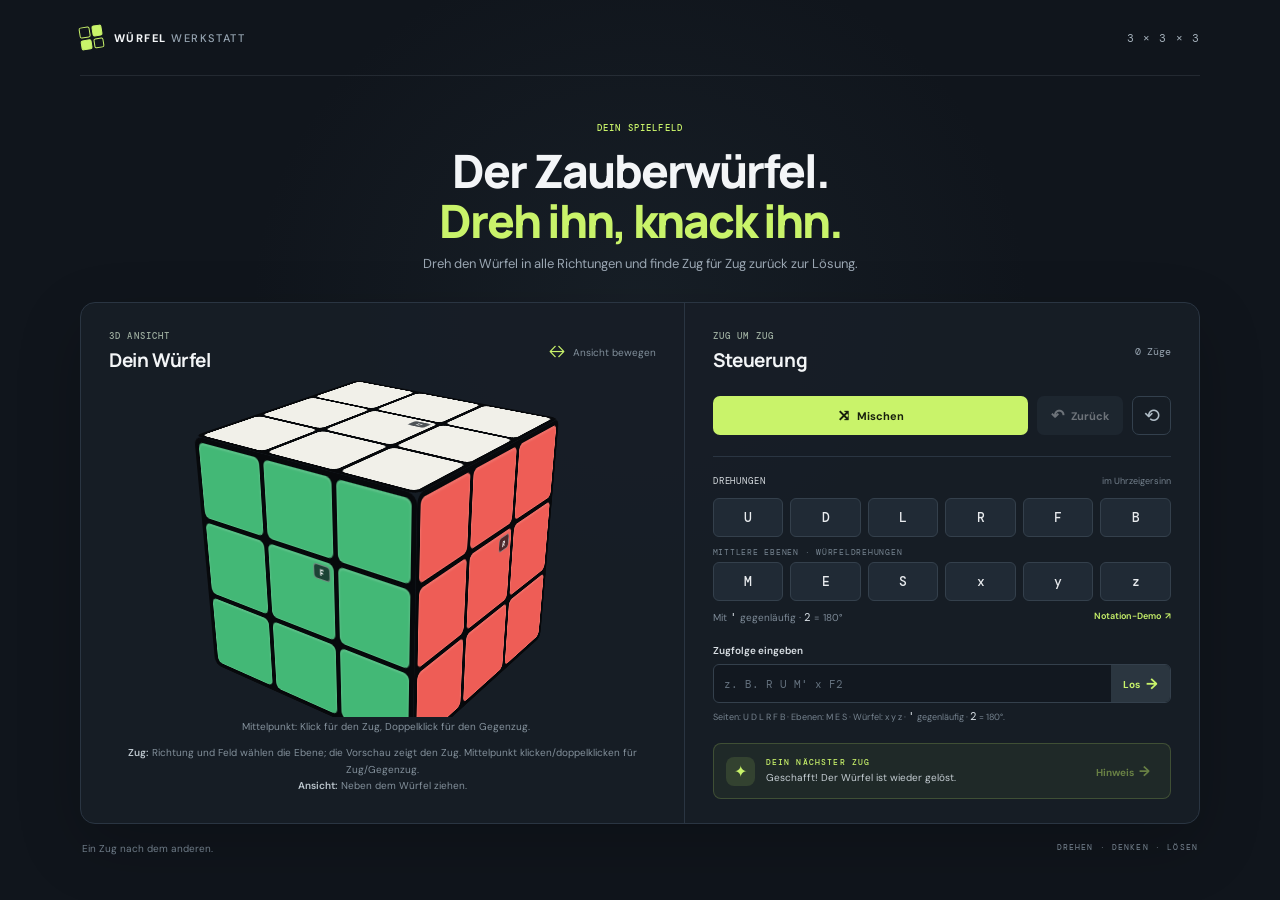
<file: Zauberwuerfel-3D/index.html>
<!doctype html>
<html lang="de">
<head>
  <meta charset="utf-8">
  <meta name="viewport" content="width=device-width, initial-scale=1">
  <meta name="theme-color" content="#10151c">
  <title>Zauberwürfel 3D</title>
  <link rel="stylesheet" href="style.css">
</head>
<body>
  <main class="app">
    <header class="topbar">
      <a class="brand" href="#" aria-label="Zauberwürfel 3D Startseite">
        <span class="brand-icon" aria-hidden="true"><i></i><i></i><i></i><i></i></span>
        <span>WÜRFEL<span class="brand-light">WERKSTATT</span></span>
      </a>
      <span class="version">3 × 3 × 3</span>
    </header>

    <section class="intro">
      <p class="eyebrow">DEIN SPIELFELD</p>
      <h1>Der Zauberwürfel.<br><span>Dreh ihn, knack ihn.</span></h1>
      <p class="intro-copy">Dreh den Würfel in alle Richtungen und finde Zug für Zug zurück zur Lösung.</p>
    </section>

    <section class="workspace" aria-label="Zauberwürfel-Spiel">
      <div class="cube-panel">
        <div class="panel-heading">
          <div>
            <p class="eyebrow">3D ANSICHT</p>
            <h2>Dein Würfel</h2>
          </div>
          <span class="drag-hint"><span aria-hidden="true">↔</span> Ansicht bewegen</span>
        </div>
        <div class="cube-stage" id="cube-stage" aria-label="3D-Zauberwürfel. Ein Farbfeld ziehen, um zwischen möglichen Drehebenen zu wählen; daneben ziehen, um die Ansicht zu bewegen.">
          <div class="cube" id="cube" aria-hidden="true">
            <div class="face face-front" data-face="F"></div>
            <div class="face face-back" data-face="B"></div>
            <div class="face face-right" data-face="R"></div>
            <div class="face face-left" data-face="L"></div>
            <div class="face face-top" data-face="U"></div>
            <div class="face face-bottom" data-face="D"></div>
          </div>
        </div>
        <p class="gesture-feedback" id="gesture-feedback" data-active="false" aria-live="polite">
          <span class="gesture-arrow" id="gesture-arrow" aria-hidden="true"></span>
          <span id="gesture-message">Mittelpunkt: Klick für den Zug, Doppelklick für den Gegenzug.</span>
        </p>
        <p class="view-caption"><strong>Zug:</strong> Richtung und Feld wählen die Ebene; die Vorschau zeigt den Zug. Mittelpunkt klicken/doppelklicken für Zug/Gegenzug.<br><strong>Ansicht:</strong> Neben dem Würfel ziehen.</p>
      </div>

      <aside class="controls-panel">
        <div class="panel-heading controls-heading">
          <div>
            <p class="eyebrow">ZUG UM ZUG</p>
            <h2>Steuerung</h2>
          </div>
          <span class="move-count" id="move-count">0 Züge</span>
        </div>

        <div class="action-row">
          <button class="button button-primary" id="scramble-button" type="button"><span aria-hidden="true">⤨</span> Mischen</button>
          <button class="button button-secondary" id="undo-button" type="button" disabled><span aria-hidden="true">↶</span> Zurück</button>
          <button class="icon-button" id="reset-button" type="button" aria-label="Würfel zurücksetzen" title="Zurücksetzen"><span aria-hidden="true">⟲</span></button>
        </div>

        <div class="divider"></div>

        <div class="move-section">
          <div class="section-label"><span>DREHUNGEN</span><span class="notation">im Uhrzeigersinn</span></div>
          <div class="move-grid" id="move-grid" aria-label="Würfelzüge">
            <button type="button" data-move="U">U</button>
            <button type="button" data-move="D">D</button>
            <button type="button" data-move="L">L</button>
            <button type="button" data-move="R">R</button>
            <button type="button" data-move="F">F</button>
            <button type="button" data-move="B">B</button>
            <span class="move-subheading">MITTLERE EBENEN · WÜRFELDREHUNGEN</span>
            <button type="button" data-move="M" title="Mittlere Ebene zwischen links und rechts">M</button>
            <button type="button" data-move="E" title="Mittlere Ebene zwischen oben und unten">E</button>
            <button type="button" data-move="S" title="Mittlere Ebene zwischen vorne und hinten">S</button>
            <button type="button" data-move="x" title="Gesamten Würfel auf der x-Achse drehen">x</button>
            <button type="button" data-move="y" title="Gesamten Würfel auf der y-Achse drehen">y</button>
            <button type="button" data-move="z" title="Gesamten Würfel auf der z-Achse drehen">z</button>
          </div>
          <div class="notation-row">
            <p class="move-note">Mit <kbd>'</kbd> gegenläufig · <kbd>2</kbd> = 180°</p>
            <button class="demo-open-button" id="demo-open" type="button">Notation-Demo <span aria-hidden="true">↗</span></button>
          </div>
        </div>

        <form class="algorithm-form" id="algorithm-form">
          <label for="algorithm-input">Zugfolge eingeben</label>
          <div class="input-row">
            <input id="algorithm-input" type="text" autocomplete="off" placeholder="z. B. R U M' x F2" aria-describedby="algorithm-help">
            <button class="run-button" type="submit" aria-label="Zugfolge ausführen">Los <span aria-hidden="true">→</span></button>
          </div>
          <p class="help-text" id="algorithm-help">Seiten: U D L R F B · Ebenen: M E S · Würfel: x y z · <kbd>'</kbd> gegenläufig · <kbd>2</kbd> = 180°.</p>
        </form>

        <div class="hint-card" aria-live="polite">
          <div class="hint-icon" aria-hidden="true">✦</div>
          <div class="hint-content">
            <p class="eyebrow">DEIN NÄCHSTER ZUG</p>
            <p class="hint-message" id="hint-message">Mische den Würfel, dann zeige ich dir den Weg zurück.</p>
          </div>
          <button class="hint-button" id="hint-button" type="button" disabled>Hinweis <span aria-hidden="true">→</span></button>
        </div>
      </aside>
    </section>

    <footer>
      <span>Ein Zug nach dem anderen.</span>
      <span class="footer-mark">DREHEN · DENKEN · LÖSEN</span>
    </footer>

    <dialog class="demo-dialog" id="notation-demo" aria-labelledby="demo-title">
      <div class="demo-header">
        <div>
          <p class="eyebrow">KURZ ERKLÄRT</p>
          <h2 id="demo-title">Zugnotation verstehen</h2>
        </div>
        <button class="demo-close" id="demo-close" type="button" aria-label="Demo schließen">×</button>
      </div>
      <p class="demo-intro">Der Buchstabe benennt eine Seite, mittlere Ebene oder Würfelachse. Die Richtung gilt, als würdest du direkt auf die bezeichnete Seite schauen.</p>
      <div class="face-legend" aria-label="Buchstaben für die Würfelseiten">
        <span><kbd>U</kbd> Oben</span>
        <span><kbd>D</kbd> Unten</span>
        <span><kbd>L</kbd> Links</span>
        <span><kbd>R</kbd> Rechts</span>
        <span><kbd>F</kbd> Vorne</span>
        <span><kbd>B</kbd> Hinten</span>
        <span><kbd>M</kbd> Mitte (wie L)</span>
        <span><kbd>E</kbd> Mitte (wie D)</span>
        <span><kbd>S</kbd> Mitte (wie F)</span>
        <span><kbd>x</kbd> Würfel (wie R)</span>
        <span><kbd>y</kbd> Würfel (wie U)</span>
        <span><kbd>z</kbd> Würfel (wie F)</span>
      </div>
      <div class="demo-gesture"><strong>Ebene wischen:</strong> Auf einem Farbfeld starten: Die pulsierenden Klötzchen zeigen mögliche Ebenen, beim Wischen werden Zug und Richtung angezeigt. Loslassen führt den Zug aus. Mittelpunkt einmal klicken für den Zug, doppelklicken für den Gegenzug. Neben dem Würfel ziehen bewegt nur die Ansicht.</div>
      <div class="demo-step" aria-live="polite" aria-atomic="true">
        <p class="eyebrow" id="demo-progress">BEREIT</p>
        <p class="demo-notation" id="demo-notation">R</p>
        <p class="demo-explanation" id="demo-explanation">Starte die Demo: Der Würfel zeigt jeden Zug direkt an. Dein aktueller Spielstand bleibt erhalten.</p>
      </div>
      <div class="demo-actions">
        <button class="demo-restart" id="demo-restart" type="button">Von vorn</button>
        <button class="button button-primary demo-next" id="demo-next" type="button">Demo starten <span aria-hidden="true">→</span></button>
      </div>
    </dialog>
  </main>
  <script src="app.js"></script>
</body>
</html>
</file>
<file: Zauberwuerfel-3D/style.css>
@import url('https://fonts.googleapis.com/css2?family=DM+Mono:wght@400;500&family=DM+Sans:wght@400;500;600;700&family=Manrope:wght@400;500;600;700;800&display=swap');

:root {
  color-scheme: dark;
  --page: #10151c;
  --panel: #171e27;
  --panel-raised: #1d2631;
  --line: #2a3542;
  --muted: #8290a0;
  --text: #f3f5f7;
  --accent: #c9f36a;
  --cube-size: 246px;
  font-family: "DM Sans", sans-serif;
}

* { box-sizing: border-box; }

body {
  min-width: 320px;
  min-height: 100vh;
  margin: 0;
  color: var(--text);
  background:
    radial-gradient(ellipse at 50% 34%, rgba(52, 70, 81, .2), transparent 43%),
    var(--page);
}

button, input { font: inherit; }
button { color: inherit; }

.app { width: min(1120px, calc(100% - 56px)); margin: 0 auto; }
.topbar { height: 76px; display: flex; align-items: center; justify-content: space-between; border-bottom: 1px solid rgba(164, 180, 193, .13); }
.brand { display: flex; gap: 11px; align-items: center; color: var(--text); text-decoration: none; font-size: 11px; font-weight: 800; letter-spacing: 1.4px; }
.brand-light { margin-left: 5px; color: #97a5b2; font-weight: 500; }
.brand-icon { display: grid; width: 23px; height: 23px; grid-template-columns: 1fr 1fr; gap: 2px; transform: rotate(-9deg); }
.brand-icon i { border: 1px solid var(--accent); border-radius: 2px; }
.brand-icon i:nth-child(2), .brand-icon i:nth-child(3) { background: var(--accent); }
.version, .eyebrow, .footer-mark { font-family: "DM Mono", monospace; letter-spacing: 1.15px; }
.version { color: #a4b0ba; font-size: 11px; }
.intro { padding: 46px 0 30px; text-align: center; }
.eyebrow { margin: 0; color: #9bab9d; font-size: 9px; font-weight: 500; }
.intro .eyebrow { color: var(--accent); }
h1, h2, p { margin-top: 0; }
h1 { margin: 12px 0 10px; font: 800 clamp(32px, 5vw, 46px)/1.08 Manrope, sans-serif; letter-spacing: -2px; }
h1 span { color: var(--accent); }
.intro-copy { margin-bottom: 0; color: #9aa6b2; font-size: 13px; }
.workspace { display: grid; grid-template-columns: minmax(0, 1.08fr) minmax(390px, .92fr); overflow: hidden; border: 1px solid var(--line); border-radius: 15px; background: rgba(23, 30, 39, .92); box-shadow: 0 22px 65px rgba(0, 0, 0, .2); }
.cube-panel { min-width: 0; padding: 27px 28px 20px; border-right: 1px solid var(--line); }
.controls-panel { min-width: 0; padding: 27px 28px 24px; }
.panel-heading { display: flex; align-items: center; justify-content: space-between; gap: 12px; }
h2 { margin: 5px 0 0; font: 700 19px Manrope, sans-serif; letter-spacing: -.4px; }
.drag-hint { color: #82909c; font-size: 10px; }
.drag-hint span { margin-right: 5px; color: var(--accent); font-size: 16px; vertical-align: -1px; }
.cube-stage { height: 344px; display: grid; place-items: center; overflow: hidden; perspective: 900px; touch-action: none; user-select: none; cursor: grab; }
.cube-stage:active { cursor: grabbing; }
.cube { position: relative; width: var(--cube-size); height: var(--cube-size); transform-style: preserve-3d; transform: rotateX(-25deg) rotateY(-36deg); }
.face { position: absolute; inset: 0; display: grid; grid-template-columns: repeat(3, 1fr); grid-template-rows: repeat(3, 1fr); gap: 5px; padding: 5px; border-radius: 9px; background: #07090c; backface-visibility: hidden; }
.face.turn-overlay { z-index: 2; pointer-events: none; }
.face.turn-overlay::after { position: absolute; top: 50%; left: 50%; display: grid; width: 42px; height: 42px; place-items: center; transform: translate(-50%, -50%); border: 1px solid rgba(201, 243, 106, .7); border-radius: 50%; background: rgba(16, 21, 28, .82); box-shadow: 0 2px 12px rgba(0, 0, 0, .35); color: var(--accent); content: "↻"; font: 700 27px/1 "DM Sans", sans-serif; }
.face.turn-overlay[data-turn="counterclockwise"]::after { content: "↺"; }
.face-front { transform: translateZ(calc(var(--cube-size) / 2)); }
.face-back { transform: rotateY(180deg) translateZ(calc(var(--cube-size) / 2)); }
.face-right { transform: rotateY(90deg) translateZ(calc(var(--cube-size) / 2)); }
.face-left { transform: rotateY(-90deg) translateZ(calc(var(--cube-size) / 2)); }
.face-top { transform: rotateX(90deg) translateZ(calc(var(--cube-size) / 2)); }
.face-bottom { transform: rotateX(-90deg) translateZ(calc(var(--cube-size) / 2)); }
.sticker { position: relative; min-width: 0; border: 1px solid rgba(255, 255, 255, .09); border-radius: 6px; box-shadow: inset 0 1px 2px rgba(255, 255, 255, .16), 0 1px 2px rgba(0, 0, 0, .34); }
.sticker-center { animation: center-pulse 2.8s ease-in-out infinite; }
.sticker-center::after { position: absolute; top: 3px; right: 3px; display: grid; min-width: 13px; height: 13px; place-items: center; padding: 0 2px; border: 1px solid rgba(255, 255, 255, .38); border-radius: 4px; background: rgba(15, 21, 28, .72); color: #fff; content: attr(data-notation); font: 700 8px/1 "DM Mono", monospace; }
.sticker-gesture-candidate { z-index: 1; outline: 2px solid rgba(201, 243, 106, .72); animation: gesture-pulse .9s ease-in-out infinite; }
.sticker-gesture-selected { z-index: 2; outline: 3px solid var(--accent); box-shadow: 0 0 14px rgba(201, 243, 106, .8), inset 0 1px 2px rgba(255, 255, 255, .16); }
@keyframes center-pulse { 50% { box-shadow: 0 0 0 3px rgba(201, 243, 106, .52), inset 0 1px 2px rgba(255, 255, 255, .16), 0 1px 2px rgba(0, 0, 0, .34); filter: brightness(1.12); } }
@keyframes gesture-pulse { 50% { box-shadow: 0 0 12px rgba(201, 243, 106, .75), inset 0 1px 2px rgba(255, 255, 255, .16); filter: brightness(1.18); } }
.sticker-white { background: #f1f0e9; }
.sticker-yellow { background: #f1ca45; }
.sticker-green { background: #43b876; }
.sticker-blue { background: #428ce5; }
.sticker-red { background: #ee5d56; }
.sticker-orange { background: #f1944c; }
.gesture-feedback { min-height: 28px; display: flex; align-items: center; justify-content: center; gap: 7px; margin: -4px 0 5px; color: #85929d; text-align: center; font-size: 10px; line-height: 1.4; }
.gesture-feedback[data-active="true"] { color: #d7e9b5; }
.gesture-arrow { color: var(--accent); font-size: 17px; font-weight: 700; }
.view-caption { margin: -1px 0 0; color: #83909b; text-align: center; font-size: 10px; line-height: 1.65; }
.view-caption strong { color: #bdc7ce; font-weight: 600; }
.move-count { color: #97a4b0; font: 10px "DM Mono", monospace; }
.action-row { display: flex; gap: 9px; margin-top: 23px; }
.button, .icon-button, .run-button, .hint-button { border: 0; cursor: pointer; transition: background .16s, color .16s, transform .16s; }
.button:active, .icon-button:active, .run-button:active, .hint-button:active { transform: translateY(1px); }
.button { min-height: 39px; display: inline-flex; align-items: center; justify-content: center; gap: 7px; padding: 0 14px; border-radius: 7px; font-size: 11px; font-weight: 700; }
.button span { font-size: 16px; }
.button-primary { flex: 1; color: #18200d; background: var(--accent); }
.button-primary:hover { background: #d7ff83; }
.button-secondary { color: #e0e5e9; background: #28323e; }
.button-secondary:hover:not(:disabled) { background: #354351; }
.button:disabled, .hint-button:disabled { opacity: .43; cursor: not-allowed; }
.icon-button { width: 39px; border: 1px solid #33404d; border-radius: 7px; background: transparent; color: #b0bdc7; font-size: 19px; }
.icon-button:hover { background: #27313b; }
.divider { height: 1px; margin: 21px 0 18px; background: var(--line); }
.section-label { display: flex; justify-content: space-between; color: #d7dce0; font: 9px "DM Mono", monospace; letter-spacing: .9px; }
.notation { color: #74818d; font-family: "DM Sans", sans-serif; letter-spacing: 0; }
.move-grid { display: grid; grid-template-columns: repeat(6, minmax(0, 1fr)); gap: 7px; margin-top: 11px; }
.move-grid button { height: 39px; border: 1px solid #34404c; border-radius: 6px; background: #202a35; color: #e8ebee; font: 500 13px "DM Mono", monospace; cursor: pointer; transition: background .15s, border-color .15s; }
.move-grid button:hover { border-color: var(--accent); background: #29343e; color: var(--accent); }
.move-subheading { grid-column: 1 / -1; margin: 3px 0 -2px; color: #788692; font: 8px "DM Mono", monospace; letter-spacing: .75px; }
.notation-row { display: flex; align-items: center; justify-content: space-between; gap: 8px; }
.move-note { margin: 8px 0 0; color: #7d8a97; font-size: 10px; }
.demo-open-button { flex: 0 0 auto; margin-top: 6px; padding: 3px 0 3px 5px; border: 0; background: transparent; color: var(--accent); font-size: 9px; font-weight: 600; cursor: pointer; }
.demo-open-button:hover { color: #e0ff9a; }
.demo-open-button span { margin-left: 2px; }
kbd { color: #d3dae0; font: 11px "DM Mono", monospace; }
.algorithm-form { margin-top: 19px; }
.algorithm-form label { display: block; margin-bottom: 7px; color: #d9dfe4; font-size: 10px; font-weight: 600; }
.input-row { display: flex; height: 39px; overflow: hidden; border: 1px solid #34404c; border-radius: 6px; background: #121820; }
.input-row:focus-within { border-color: #839d56; }
.input-row input { flex: 1; min-width: 0; padding: 0 10px; border: 0; outline: 0; background: transparent; color: var(--text); font: 11px "DM Mono", monospace; }
.input-row input::placeholder { color: #64717e; }
.run-button { padding: 0 12px; background: #2b3640; color: var(--accent); font-size: 10px; font-weight: 700; }
.run-button:hover { background: #394753; }
.run-button span { margin-left: 4px; font-size: 15px; vertical-align: -1px; }
.help-text { margin: 6px 0 0; color: #75828e; font-size: 9px; }
code { color: #b5c1cb; font: 10px "DM Mono", monospace; }
.hint-card { display: flex; align-items: center; gap: 11px; margin-top: 20px; padding: 12px; border: 1px solid rgba(201, 243, 106, .19); border-radius: 8px; background: rgba(201, 243, 106, .055); }
.hint-icon { display: grid; flex: 0 0 29px; width: 29px; height: 29px; place-items: center; border-radius: 8px; background: rgba(201, 243, 106, .12); color: var(--accent); font-size: 16px; }
.hint-content { flex: 1; min-width: 0; }
.hint-content .eyebrow { color: var(--accent); font-size: 8px; }
.hint-message { margin: 4px 0 0; color: #c5cdd3; font-size: 10px; line-height: 1.4; }
.hint-button { flex: 0 0 auto; padding: 6px 8px; border-radius: 5px; background: transparent; color: var(--accent); font-size: 10px; font-weight: 700; }
.hint-button:hover:not(:disabled) { background: rgba(201, 243, 106, .11); }
.hint-button span { margin-left: 3px; font-size: 14px; }
.demo-dialog { width: min(460px, calc(100% - 28px)); max-width: 460px; max-height: min(90vh, 720px); padding: 23px; overflow-y: auto; border: 1px solid #3b4855; border-radius: 14px; background: #171e27; color: var(--text); box-shadow: 0 25px 90px rgba(0, 0, 0, .55); }
.demo-dialog::backdrop { background: rgba(5, 8, 12, .78); backdrop-filter: blur(4px); }
.demo-header { display: flex; align-items: flex-start; justify-content: space-between; gap: 16px; }
.demo-header h2 { margin-top: 6px; }
.demo-close { width: 31px; height: 31px; border: 1px solid #34404c; border-radius: 7px; background: transparent; color: #aeb9c2; font-size: 21px; line-height: 1; cursor: pointer; }
.demo-close:hover { background: #28323e; color: white; }
.demo-intro { margin: 15px 0 12px; color: #aab5be; font-size: 12px; line-height: 1.55; }
.face-legend { display: grid; grid-template-columns: repeat(3, 1fr); gap: 7px; }
.face-legend span { display: flex; align-items: center; gap: 7px; min-height: 33px; padding: 5px 8px; border: 1px solid #303c48; border-radius: 6px; background: #1d2631; color: #d3dae0; font-size: 10px; }
.face-legend kbd { min-width: 13px; color: var(--accent); font-weight: 700; }
.demo-gesture { margin-top: 13px; padding: 10px 11px; border-left: 2px solid var(--accent); background: rgba(201, 243, 106, .06); color: #b6c1c9; font-size: 10px; line-height: 1.55; }
.demo-gesture strong { color: var(--accent); }
.demo-step { min-height: 132px; margin-top: 14px; padding: 13px; border: 1px solid #34404c; border-radius: 8px; background: #121820; }
.demo-step .eyebrow { color: var(--accent); font-size: 8px; }
.demo-notation { margin: 7px 0 4px; color: var(--text); font: 700 28px "DM Mono", monospace; }
.demo-explanation { margin: 0; color: #aab5be; font-size: 11px; line-height: 1.5; }
.demo-actions { display: flex; justify-content: space-between; gap: 10px; margin-top: 13px; }
.demo-restart { padding: 0 10px; border: 1px solid #34404c; border-radius: 7px; background: transparent; color: #c3ccd3; font-size: 10px; cursor: pointer; }
.demo-restart:hover { background: #27313b; }
.demo-next { flex: 1; }
.demo-next span { margin-left: 4px; }
footer { display: flex; justify-content: space-between; padding: 18px 2px 22px; color: #6e7b87; font-size: 10px; }
.footer-mark { color: #798692; font-size: 8px; }

@media (max-width: 760px) {
  .app { width: min(560px, calc(100% - 32px)); }
  .intro { padding: 36px 0 24px; }
  .workspace { grid-template-columns: 1fr; }
  .cube-panel { border-right: 0; border-bottom: 1px solid var(--line); padding-bottom: 17px; }
  .controls-panel { padding-top: 22px; }
  .cube-stage { height: 315px; }
}

@media (max-width: 420px) {
  :root { --cube-size: 215px; }
  .app { width: calc(100% - 24px); }
  .topbar { height: 64px; }
  .brand { font-size: 9px; letter-spacing: 1px; }
  .brand-light { margin-left: 3px; }
  .cube-panel, .controls-panel { padding-left: 17px; padding-right: 17px; }
  .cube-stage { height: 287px; }
  .action-row { gap: 6px; }
  .button { padding: 0 10px; }
  .move-grid { gap: 5px; }
  .move-grid button { height: 37px; }
  .hint-card { gap: 8px; padding: 10px; }
  .hint-button { padding-right: 4px; padding-left: 4px; }
  .demo-dialog { padding: 18px; }
  .footer-mark { font-size: 7px; }
}

@media (prefers-reduced-motion: reduce) {
  *, *::before, *::after { animation-duration: .01ms !important; animation-iteration-count: 1 !important; scroll-behavior: auto !important; }
}
</file>
